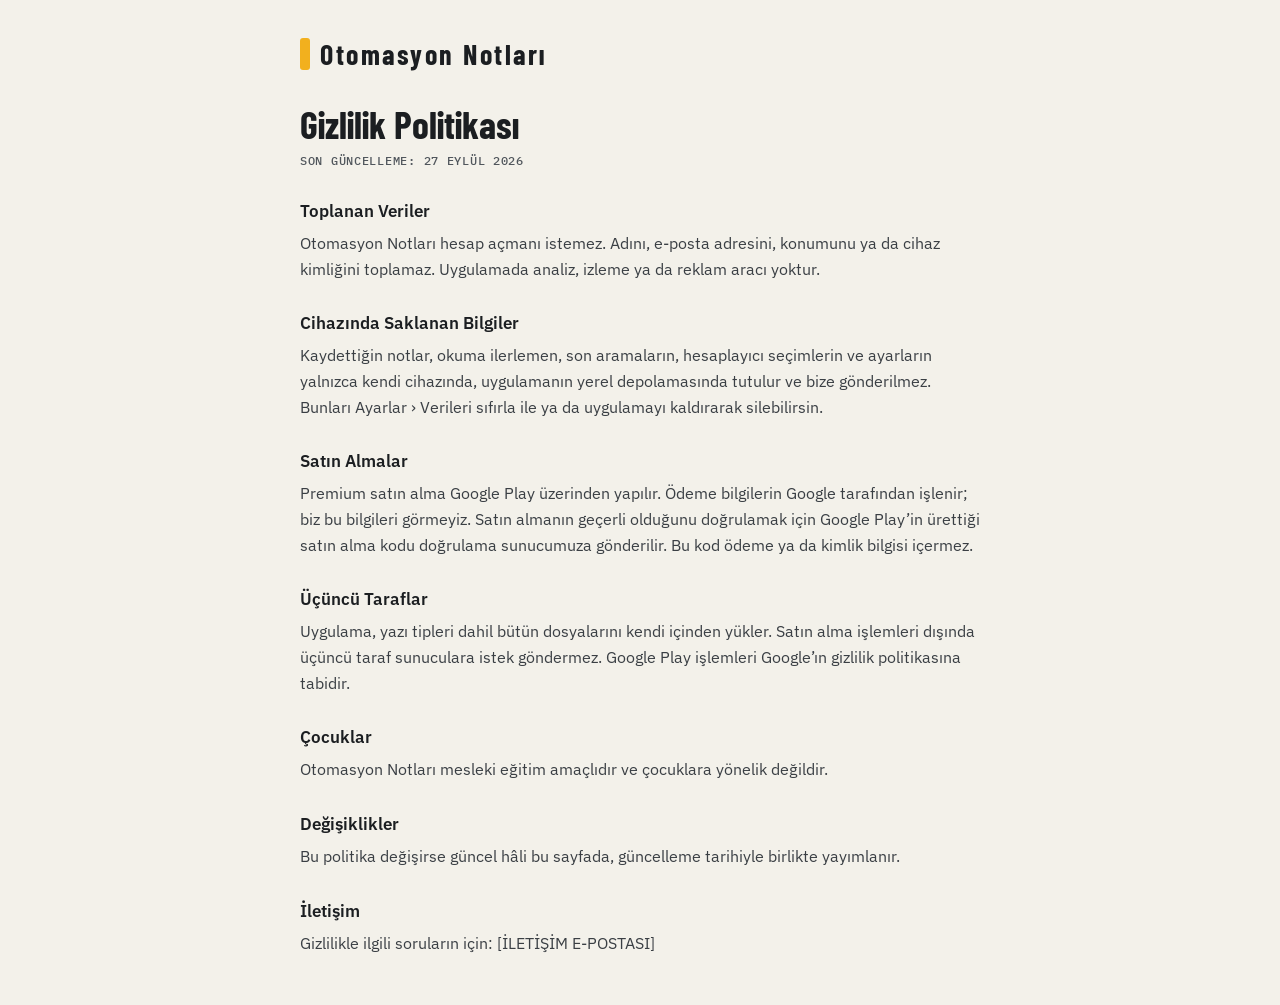
<file: privacy.html>
<!doctype html>
<html lang="tr">
<head>
<meta charset="utf-8">
<meta http-equiv="Content-Security-Policy" content="default-src 'none'; style-src 'unsafe-inline'; font-src 'self'; base-uri 'none'; form-action 'none'">
<meta name="referrer" content="no-referrer">
<meta name="viewport" content="width=device-width,initial-scale=1">
<title>Otomasyon Notları · Gizlilik Politikası</title>
<style>
@font-face{font-family:'Barlow Condensed';font-style:normal;font-weight:600;font-display:swap;src:url(varliklar/yazitipleri/barlow-condensed-latin-ext-600-normal.woff2) format('woff2');unicode-range:U+0100-02BA,U+02BD-02C5,U+02C7-02CC,U+02CE-02D7,U+02DD-02FF,U+0304,U+0308,U+0329,U+1D00-1DBF,U+1E00-1E9F,U+1EF2-1EFF,U+2020,U+20A0-20AB,U+20AD-20C0,U+2113,U+2C60-2C7F,U+A720-A7FF}
@font-face{font-family:'Barlow Condensed';font-style:normal;font-weight:600;font-display:swap;src:url(varliklar/yazitipleri/barlow-condensed-latin-600-normal.woff2) format('woff2');unicode-range:U+0000-00FF,U+0131,U+0152-0153,U+02BB-02BC,U+02C6,U+02DA,U+02DC,U+0304,U+0308,U+0329,U+2000-206F,U+20AC,U+2122,U+2191,U+2193,U+2212,U+2215,U+FEFF,U+FFFD}
@font-face{font-family:'Barlow Condensed';font-style:normal;font-weight:700;font-display:swap;src:url(varliklar/yazitipleri/barlow-condensed-latin-ext-700-normal.woff2) format('woff2');unicode-range:U+0100-02BA,U+02BD-02C5,U+02C7-02CC,U+02CE-02D7,U+02DD-02FF,U+0304,U+0308,U+0329,U+1D00-1DBF,U+1E00-1E9F,U+1EF2-1EFF,U+2020,U+20A0-20AB,U+20AD-20C0,U+2113,U+2C60-2C7F,U+A720-A7FF}
@font-face{font-family:'Barlow Condensed';font-style:normal;font-weight:700;font-display:swap;src:url(varliklar/yazitipleri/barlow-condensed-latin-700-normal.woff2) format('woff2');unicode-range:U+0000-00FF,U+0131,U+0152-0153,U+02BB-02BC,U+02C6,U+02DA,U+02DC,U+0304,U+0308,U+0329,U+2000-206F,U+20AC,U+2122,U+2191,U+2193,U+2212,U+2215,U+FEFF,U+FFFD}
@font-face{font-family:'IBM Plex Sans';font-style:normal;font-weight:400;font-display:swap;src:url(varliklar/yazitipleri/ibm-plex-sans-latin-ext-400-normal.woff2) format('woff2');unicode-range:U+0100-02BA,U+02BD-02C5,U+02C7-02CC,U+02CE-02D7,U+02DD-02FF,U+0304,U+0308,U+0329,U+1D00-1DBF,U+1E00-1E9F,U+1EF2-1EFF,U+2020,U+20A0-20AB,U+20AD-20C0,U+2113,U+2C60-2C7F,U+A720-A7FF}
@font-face{font-family:'IBM Plex Sans';font-style:normal;font-weight:400;font-display:swap;src:url(varliklar/yazitipleri/ibm-plex-sans-latin-400-normal.woff2) format('woff2');unicode-range:U+0000-00FF,U+0131,U+0152-0153,U+02BB-02BC,U+02C6,U+02DA,U+02DC,U+0304,U+0308,U+0329,U+2000-206F,U+20AC,U+2122,U+2191,U+2193,U+2212,U+2215,U+FEFF,U+FFFD}
@font-face{font-family:'IBM Plex Sans';font-style:normal;font-weight:500;font-display:swap;src:url(varliklar/yazitipleri/ibm-plex-sans-latin-ext-500-normal.woff2) format('woff2');unicode-range:U+0100-02BA,U+02BD-02C5,U+02C7-02CC,U+02CE-02D7,U+02DD-02FF,U+0304,U+0308,U+0329,U+1D00-1DBF,U+1E00-1E9F,U+1EF2-1EFF,U+2020,U+20A0-20AB,U+20AD-20C0,U+2113,U+2C60-2C7F,U+A720-A7FF}
@font-face{font-family:'IBM Plex Sans';font-style:normal;font-weight:500;font-display:swap;src:url(varliklar/yazitipleri/ibm-plex-sans-latin-500-normal.woff2) format('woff2');unicode-range:U+0000-00FF,U+0131,U+0152-0153,U+02BB-02BC,U+02C6,U+02DA,U+02DC,U+0304,U+0308,U+0329,U+2000-206F,U+20AC,U+2122,U+2191,U+2193,U+2212,U+2215,U+FEFF,U+FFFD}
@font-face{font-family:'IBM Plex Sans';font-style:normal;font-weight:600;font-display:swap;src:url(varliklar/yazitipleri/ibm-plex-sans-latin-ext-600-normal.woff2) format('woff2');unicode-range:U+0100-02BA,U+02BD-02C5,U+02C7-02CC,U+02CE-02D7,U+02DD-02FF,U+0304,U+0308,U+0329,U+1D00-1DBF,U+1E00-1E9F,U+1EF2-1EFF,U+2020,U+20A0-20AB,U+20AD-20C0,U+2113,U+2C60-2C7F,U+A720-A7FF}
@font-face{font-family:'IBM Plex Sans';font-style:normal;font-weight:600;font-display:swap;src:url(varliklar/yazitipleri/ibm-plex-sans-latin-600-normal.woff2) format('woff2');unicode-range:U+0000-00FF,U+0131,U+0152-0153,U+02BB-02BC,U+02C6,U+02DA,U+02DC,U+0304,U+0308,U+0329,U+2000-206F,U+20AC,U+2122,U+2191,U+2193,U+2212,U+2215,U+FEFF,U+FFFD}
@font-face{font-family:'IBM Plex Mono';font-style:normal;font-weight:500;font-display:swap;src:url(varliklar/yazitipleri/ibm-plex-mono-latin-ext-500-normal.woff2) format('woff2');unicode-range:U+0100-02BA,U+02BD-02C5,U+02C7-02CC,U+02CE-02D7,U+02DD-02FF,U+0304,U+0308,U+0329,U+1D00-1DBF,U+1E00-1E9F,U+1EF2-1EFF,U+2020,U+20A0-20AB,U+20AD-20C0,U+2113,U+2C60-2C7F,U+A720-A7FF}
@font-face{font-family:'IBM Plex Mono';font-style:normal;font-weight:500;font-display:swap;src:url(varliklar/yazitipleri/ibm-plex-mono-latin-500-normal.woff2) format('woff2');unicode-range:U+0000-00FF,U+0131,U+0152-0153,U+02BB-02BC,U+02C6,U+02DA,U+02DC,U+0304,U+0308,U+0329,U+2000-206F,U+20AC,U+2122,U+2191,U+2193,U+2212,U+2215,U+FEFF,U+FFFD}
@font-face{font-family:'IBM Plex Mono';font-style:normal;font-weight:600;font-display:swap;src:url(varliklar/yazitipleri/ibm-plex-mono-latin-ext-600-normal.woff2) format('woff2');unicode-range:U+0100-02BA,U+02BD-02C5,U+02C7-02CC,U+02CE-02D7,U+02DD-02FF,U+0304,U+0308,U+0329,U+1D00-1DBF,U+1E00-1E9F,U+1EF2-1EFF,U+2020,U+20A0-20AB,U+20AD-20C0,U+2113,U+2C60-2C7F,U+A720-A7FF}
@font-face{font-family:'IBM Plex Mono';font-style:normal;font-weight:600;font-display:swap;src:url(varliklar/yazitipleri/ibm-plex-mono-latin-600-normal.woff2) format('woff2');unicode-range:U+0000-00FF,U+0131,U+0152-0153,U+02BB-02BC,U+02C6,U+02DA,U+02DC,U+0304,U+0308,U+0329,U+2000-206F,U+20AC,U+2122,U+2191,U+2193,U+2212,U+2215,U+FEFF,U+FFFD}
</style>
<style>
:root{--paper:#F3F1EA;--ink:#1B1E21;--ink-2:#3A3F44;--muted:#50565C;--accent:#F2B01E;color-scheme:light}
@media (prefers-color-scheme: dark){:root{--paper:#141619;--ink:#ECE8DF;--ink-2:#C9C5BB;--muted:#A7A398;color-scheme:dark}}
body{margin:0;background:var(--paper);color:var(--ink);font-family:'IBM Plex Sans',system-ui,sans-serif;line-height:1.6}
main{max-width:680px;margin:0 auto;padding:32px 20px 48px}
.plaka{display:inline-block;width:10px;height:32px;border-radius:3px;background:var(--accent);vertical-align:middle;margin-right:10px}
.marka{font-family:'Barlow Condensed',sans-serif;font-weight:700;font-size:28px;letter-spacing:.09em;vertical-align:middle}
h1{font-family:'Barlow Condensed',sans-serif;font-size:38px;line-height:1.05;margin:28px 0 6px}
.tarih{font-family:'IBM Plex Mono',monospace;font-size:12px;color:var(--muted);text-transform:uppercase;letter-spacing:.06em}
h2{font-size:17px;margin:28px 0 6px}
p{margin:0;color:var(--ink-2);font-size:16px}
</style>
</head>
<body>
<main lang="tr">
<div><span class="plaka"></span><span class="marka">Otomasyon Notları</span></div>
<h1>Gizlilik Politikası</h1>
<div class="tarih">Son güncelleme: 27 Eylül 2026</div>
<h2>Toplanan Veriler</h2><p>Otomasyon Notları hesap açmanı istemez. Adını, e-posta adresini, konumunu ya da cihaz kimliğini toplamaz. Uygulamada analiz, izleme ya da reklam aracı yoktur.</p><h2>Cihazında Saklanan Bilgiler</h2><p>Kaydettiğin notlar, okuma ilerlemen, son aramaların, hesaplayıcı seçimlerin ve ayarların yalnızca kendi cihazında, uygulamanın yerel depolamasında tutulur ve bize gönderilmez. Bunları Ayarlar › Verileri sıfırla ile ya da uygulamayı kaldırarak silebilirsin.</p><h2>Satın Almalar</h2><p>Premium satın alma Google Play üzerinden yapılır. Ödeme bilgilerin Google tarafından işlenir; biz bu bilgileri görmeyiz. Satın almanın geçerli olduğunu doğrulamak için Google Play’in ürettiği satın alma kodu doğrulama sunucumuza gönderilir. Bu kod ödeme ya da kimlik bilgisi içermez.</p><h2>Üçüncü Taraflar</h2><p>Uygulama, yazı tipleri dahil bütün dosyalarını kendi içinden yükler. Satın alma işlemleri dışında üçüncü taraf sunuculara istek göndermez. Google Play işlemleri Google’ın gizlilik politikasına tabidir.</p><h2>Çocuklar</h2><p>Otomasyon Notları mesleki eğitim amaçlıdır ve çocuklara yönelik değildir.</p><h2>Değişiklikler</h2><p>Bu politika değişirse güncel hâli bu sayfada, güncelleme tarihiyle birlikte yayımlanır.</p><h2>İletişim</h2><p>Gizlilikle ilgili soruların için: [İLETİŞİM E-POSTASI]</p>
</main>
</body>
</html>
</file>
